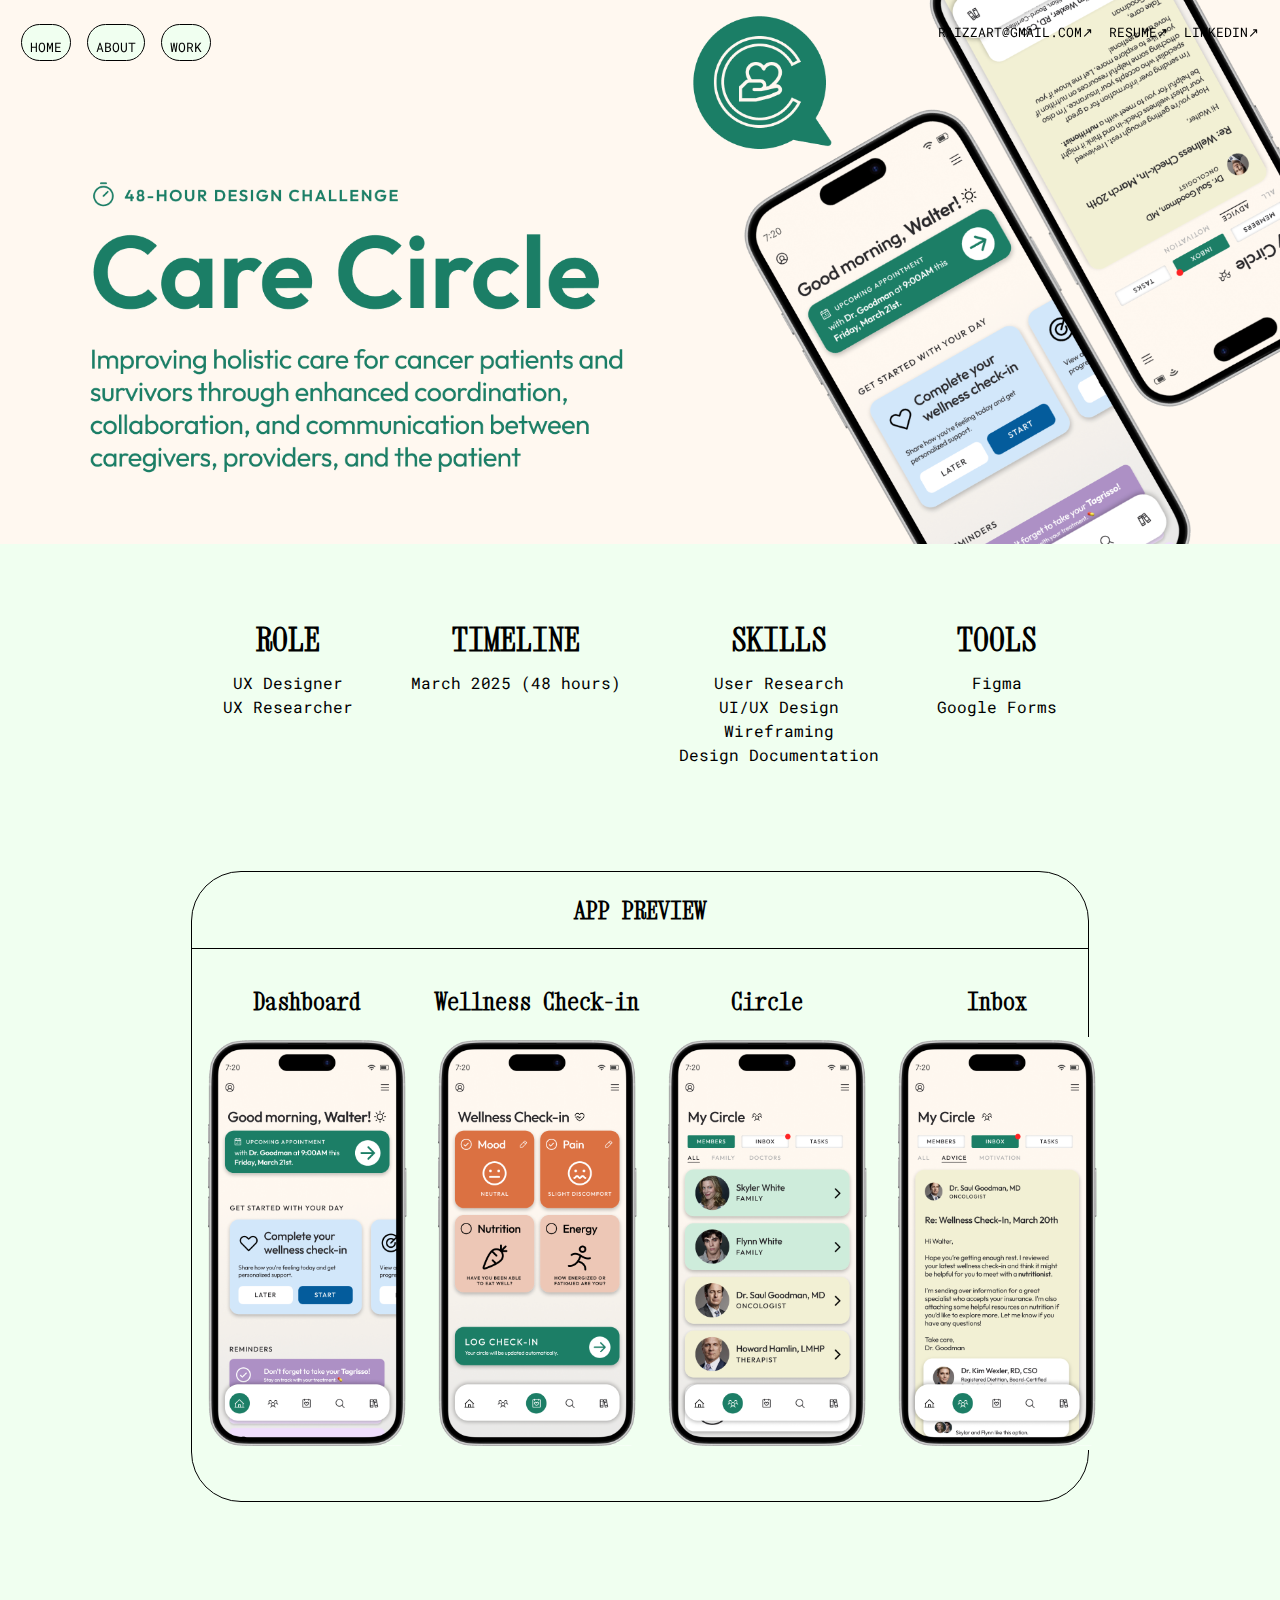
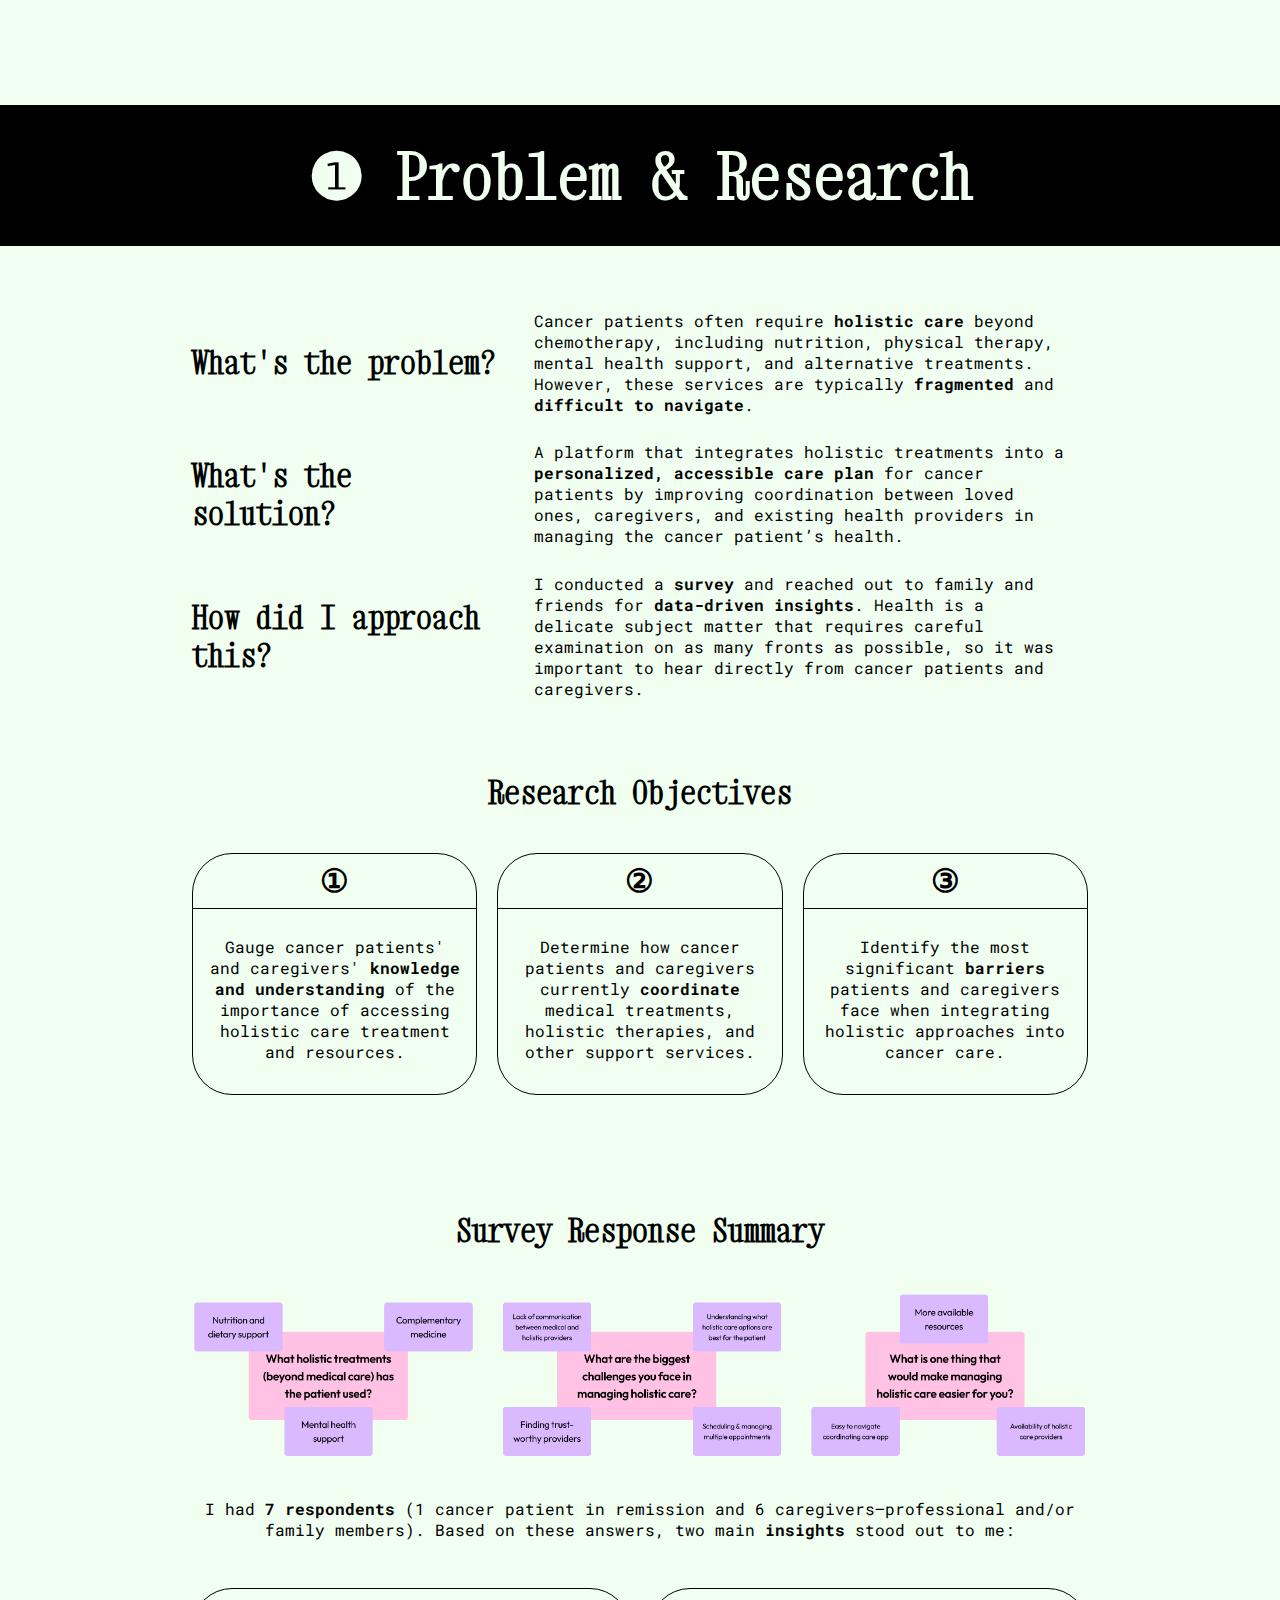
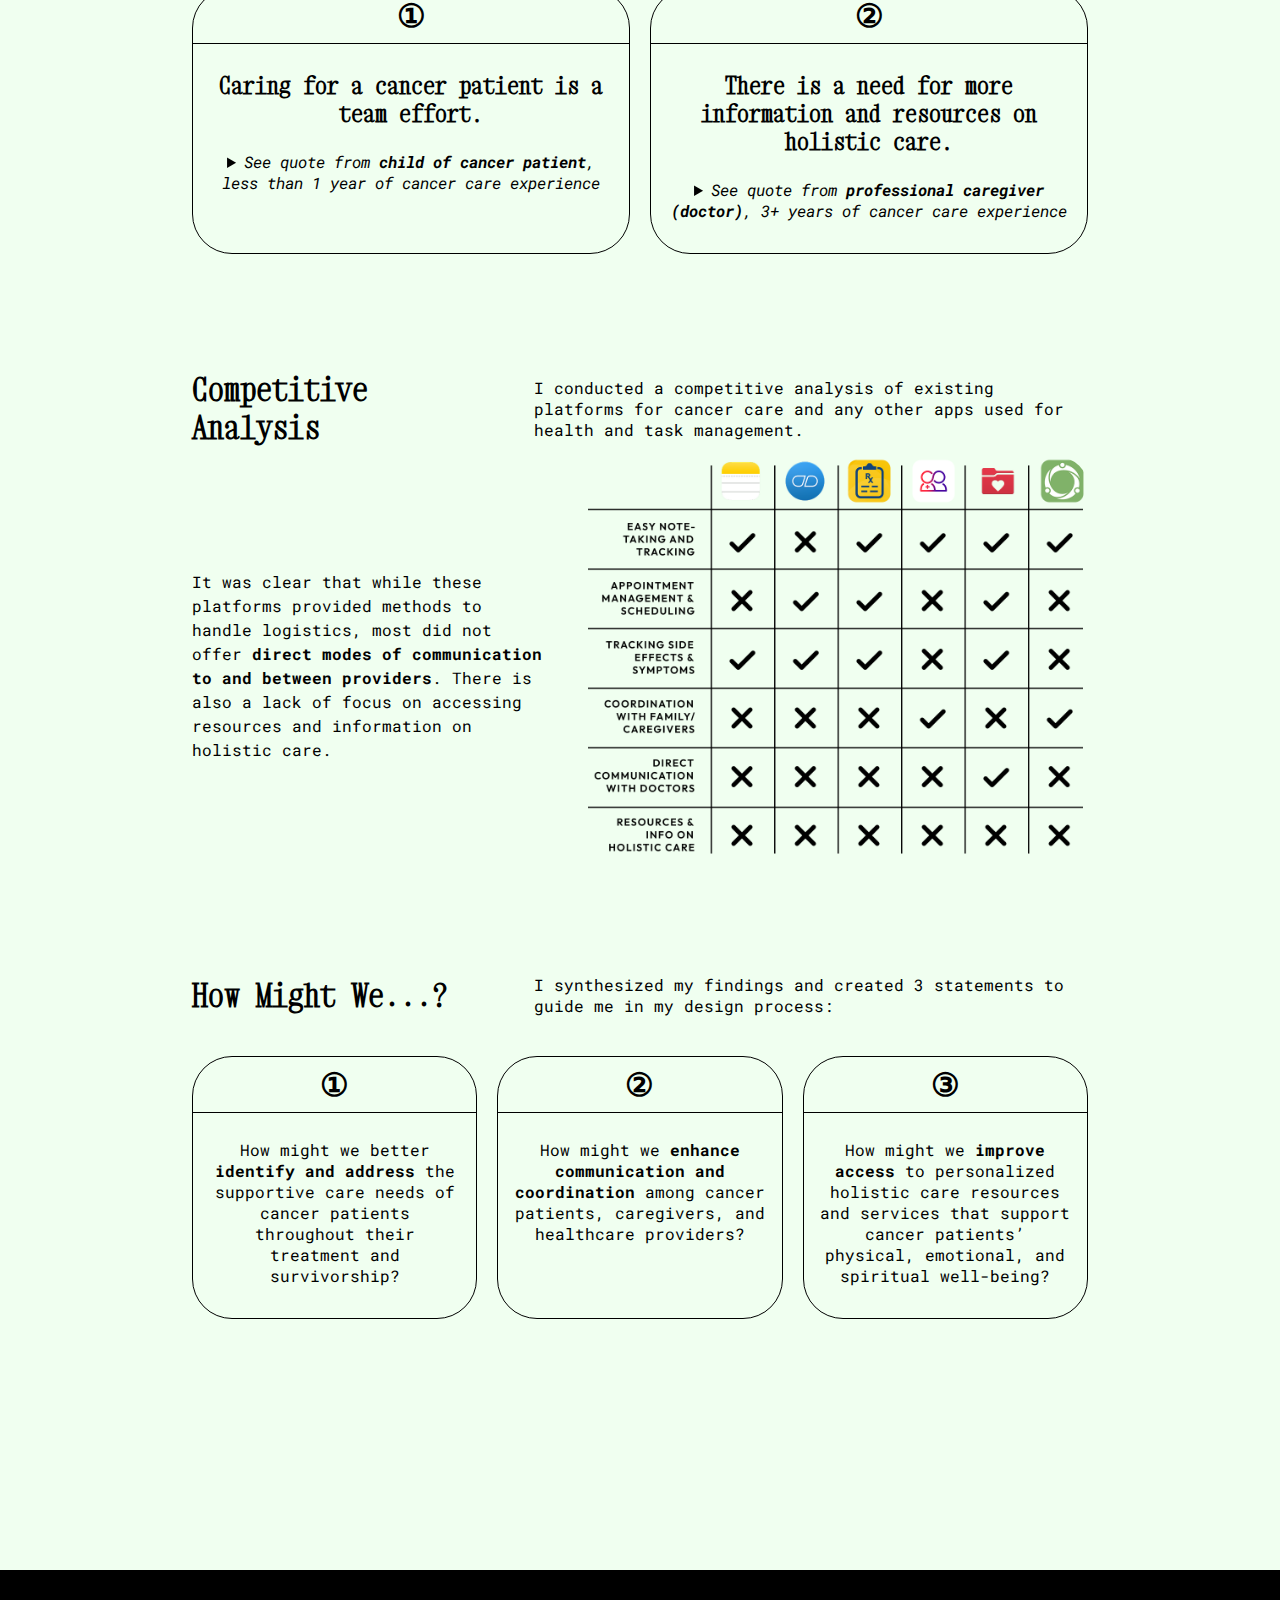
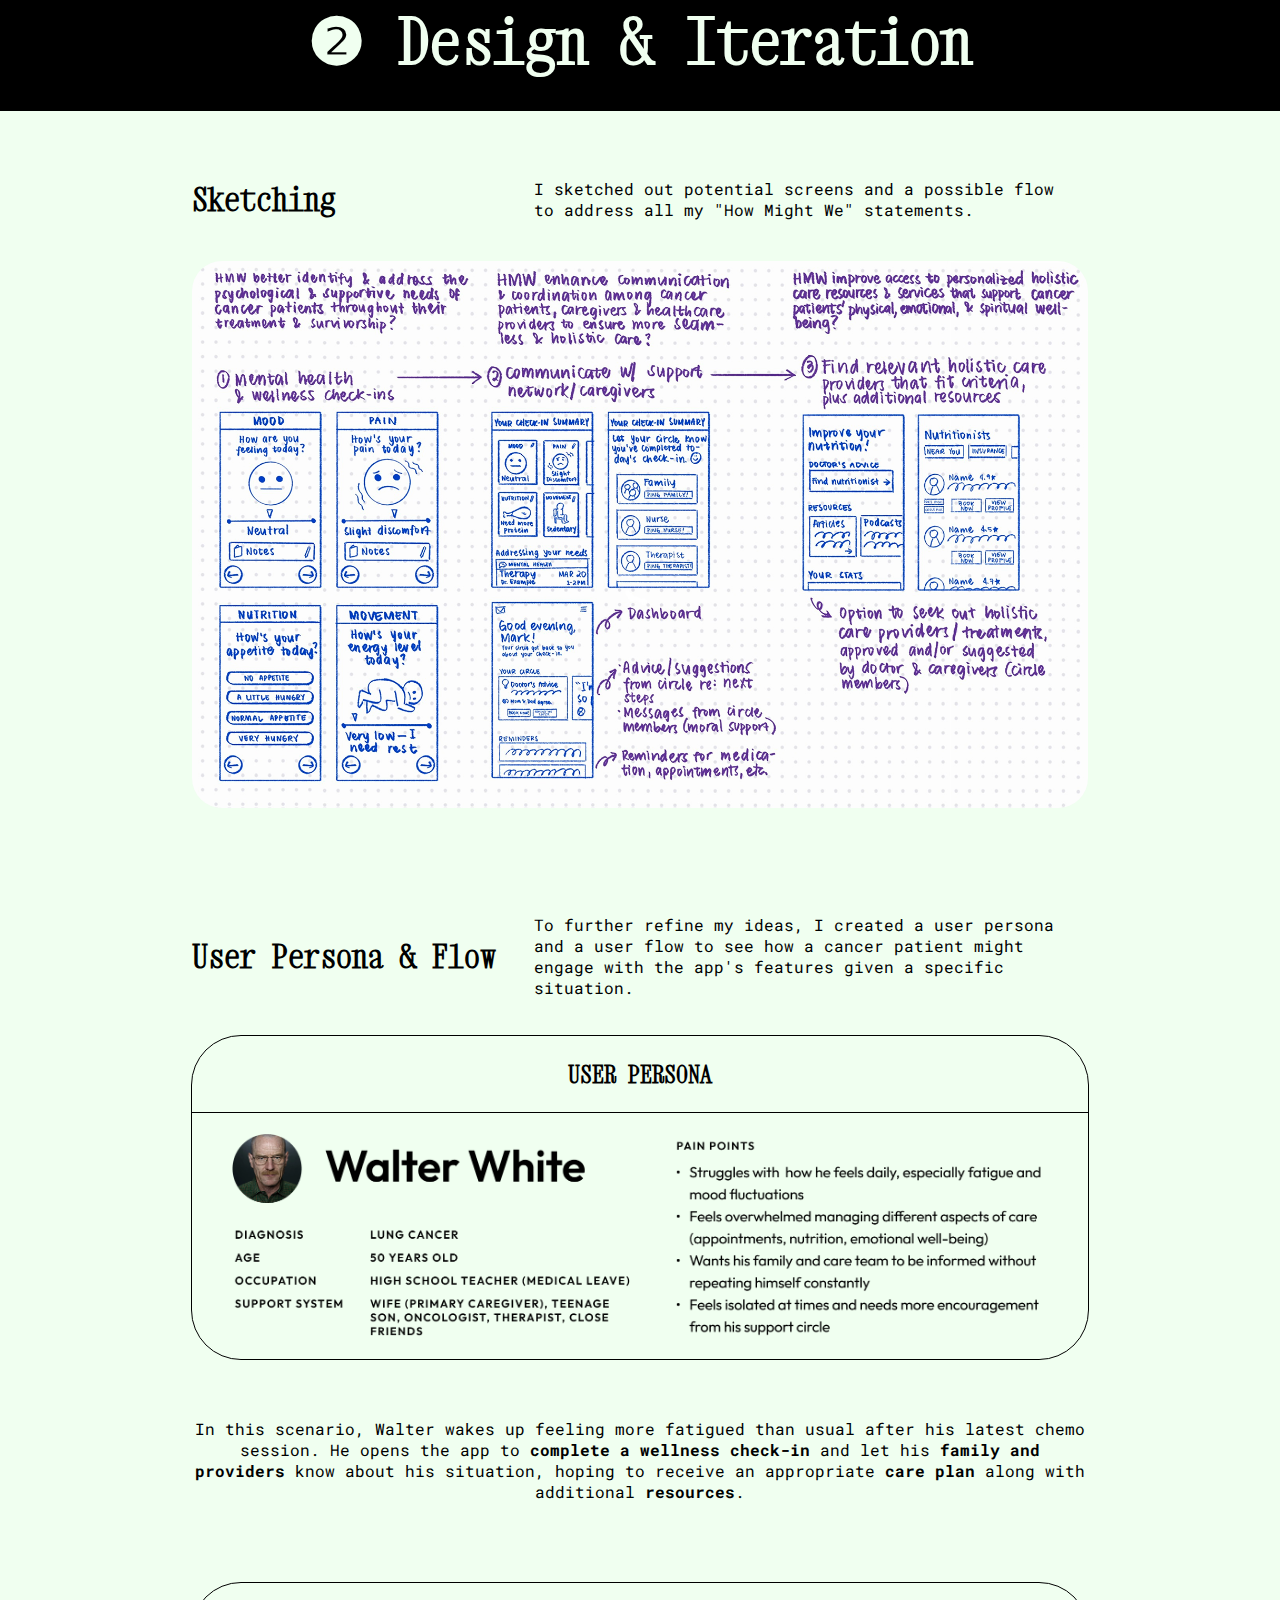
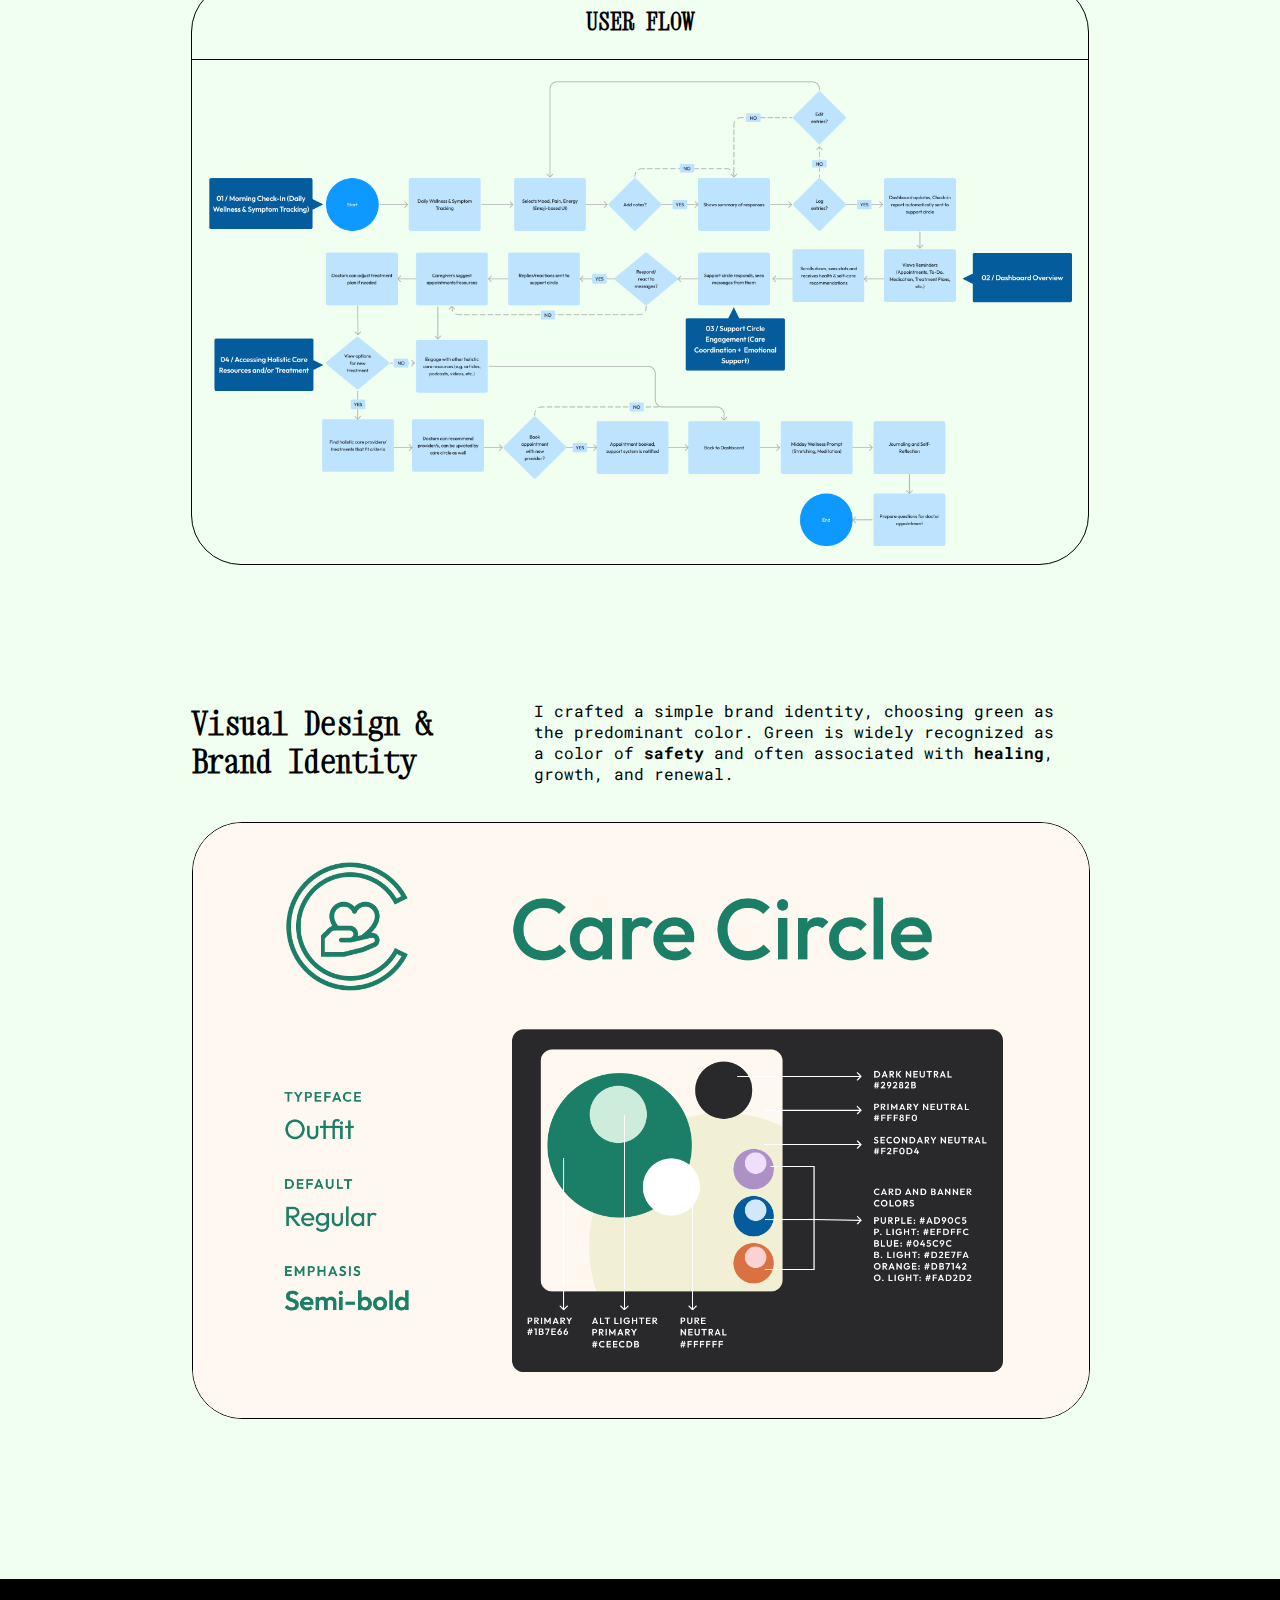
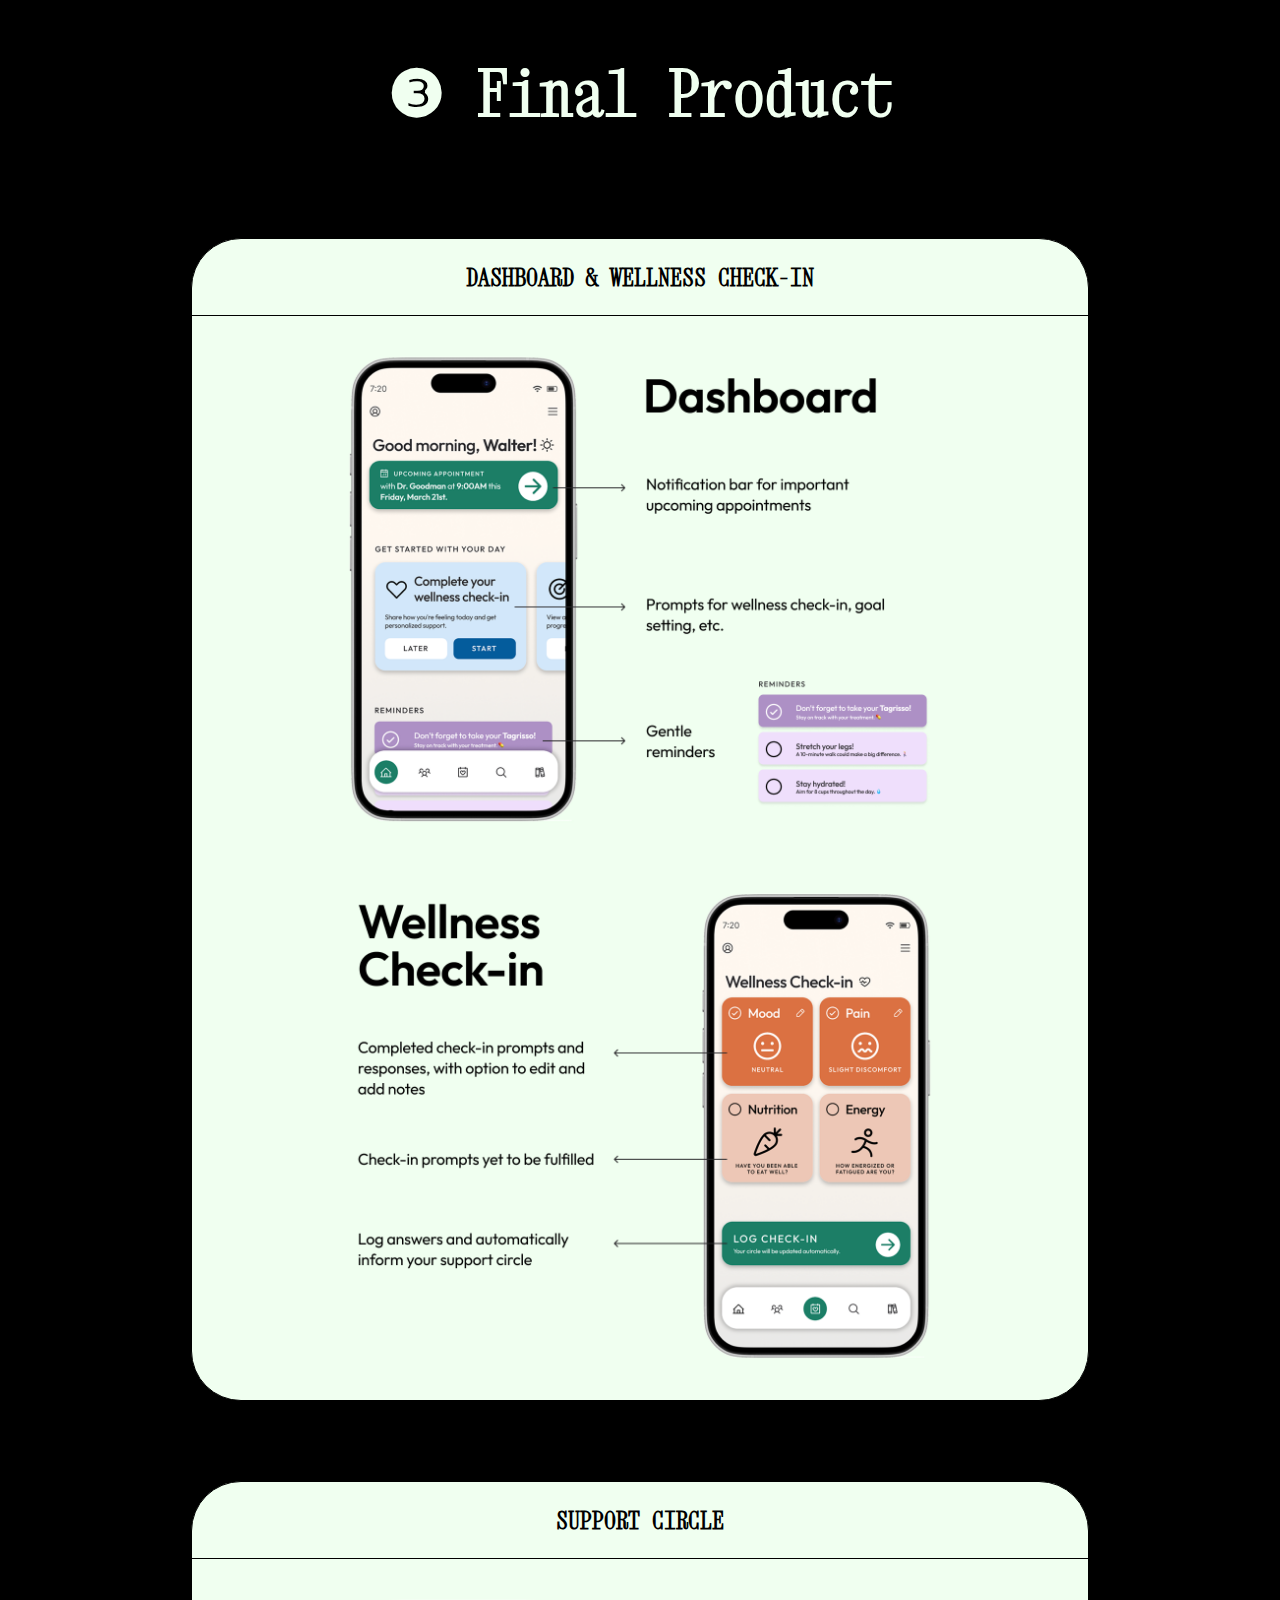
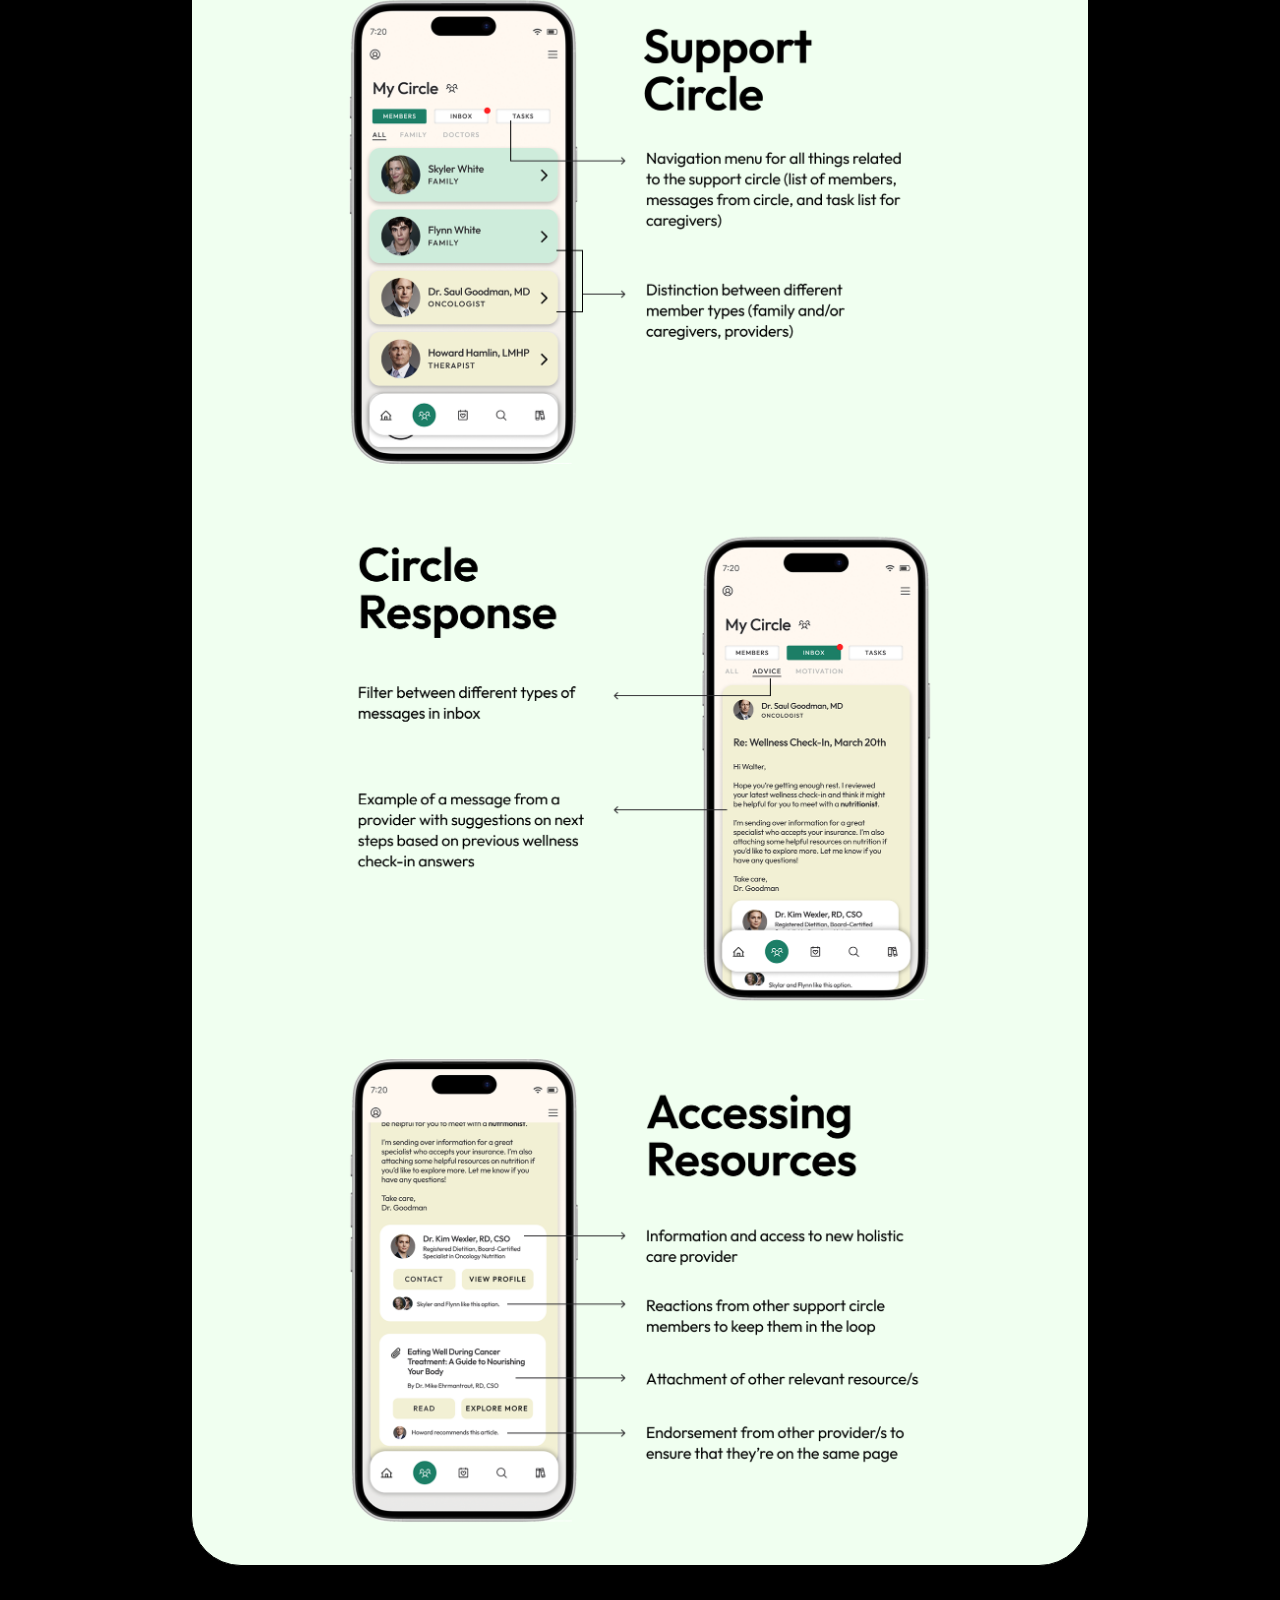
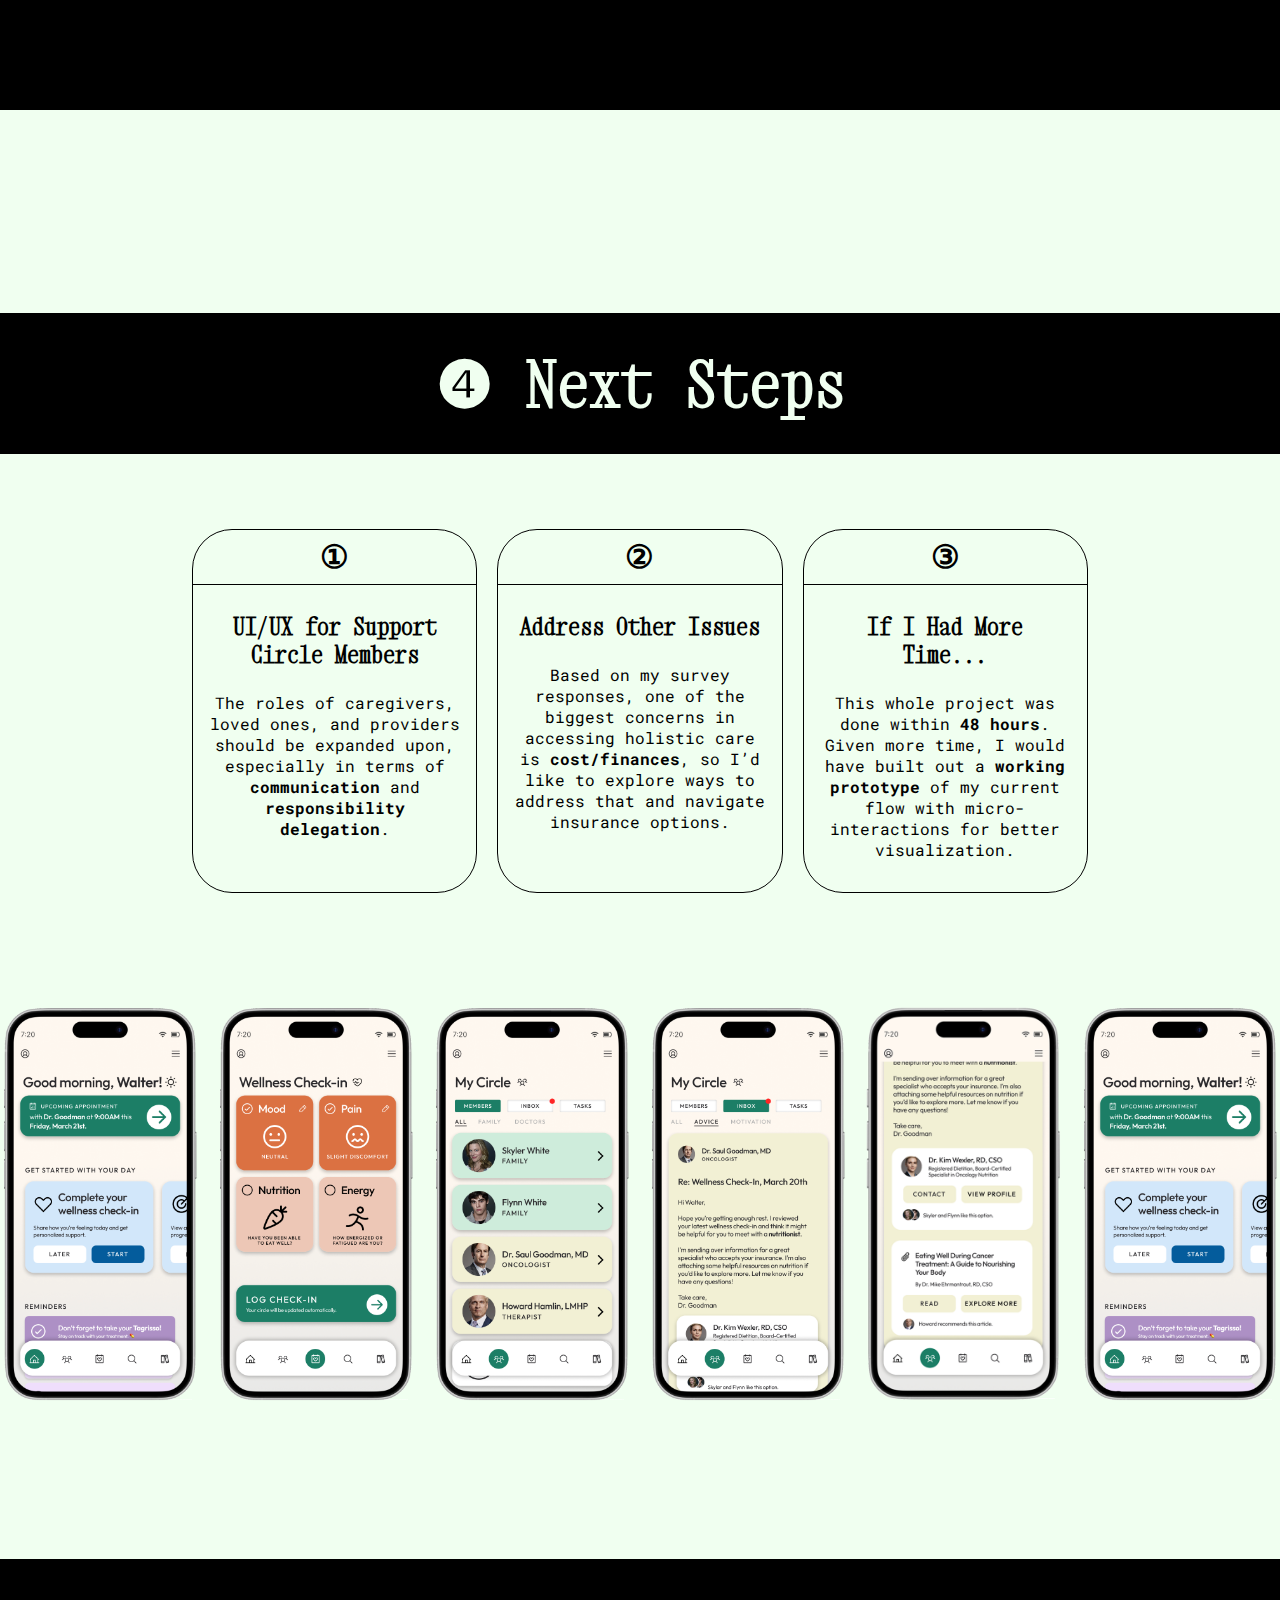
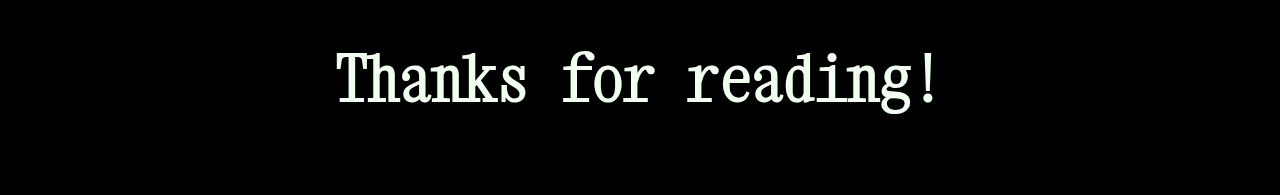
<file: care-circle.html>
<html>
	<head>
		<meta charset="utf-8">
		<meta http-equiv="X-UA-Compatible" content="IE=edge">
		<title>CARE CIRCLE — RICE GALLARDO</title>
		<meta name="description" content="">
		<meta name="viewport" content="width=device-width, initial-scale=1">
		<link rel="icon" type="image/svg+xml" href="assets/favicon.svg">
		<link rel="stylesheet" href="common.css">
		<link rel="stylesheet" href="carecircle.css">

	</head>
	<body>
		<nav>

			<ul id="website-links">
				<li class="link"><a href="index.html">HOME</a></li>
				<li class="link"><a href="about.html">ABOUT</a></li>
				<li class="link dropdown">
					<span class="dropdown-toggle">WORK</span>
					<ul class="dropdown-menu">
						<li id="projectone"><a href="crosstown.html">Crosstown</a></li>
						<li><a href="letterboxd.html">Letterboxd: Collab Lists</a></li>
						<li><a href="care-circle.html">Care Circle</a></li>
						<li><a href="digital-brutalism.html">Digital Brutalism</a></li>
						<li><a href="streetwise.html">Streetwise</a></li>
						<li><a href="nature-republic.html">Sheet Mask Generator</a></li>
					</ul>
				</li>
			</ul>
			<ul id="contact">
				<li class="contact"><a href="mailto:raizzart@gmail.com">RAIZZART@GMAIL.COM↗</a></li>
				<li class="contact"><a href="https://drive.google.com/file/d/10v5H-1GP2CTZBDx7XTmnTPgv0XJYu3FT/view?usp=sharing" target="_blank">RESUME↗</a></li>
				<li class="contact"><a href="https://www.linkedin.com/in/rice-gallardo/" target="_blank">LINKEDIN↗</a></li>
			</ul>
		</nav>

		<p class="link" id="top"><a href="#carecircle-header">BACK TO TOP ↑</a></li>

		<ul id="casestudy-menu">
				<li><a href="#introduction"><span id="zero">⓿</span> Introduction</a></li>
				<li><a href="#problem-and-research">❶ Problem & Research</a></li>
				<li><a href="#design-and-iteration">❷ Design & Iteration</a></li>
				<li><a href="#final-product">❸ Final Product</a></li>
				<li><a href="#next-steps">❹ Next Steps</a></li>
			</ul>

			<header>
				<picture id="carecircle-header">
					<img src="assets/header-carecircle.png">
				</picture>
			</header>

		<main>

		<div class="casestudy" id="introduction">
			<section class="project-details">
				<ul class="project-info">
					<li>
						<h2>ROLE</h2>
						<p>UX Designer</p>
						<p>UX Researcher</p>
					</li>
					<li>
						<h2>TIMELINE</h2>
						<p>March 2025 (48 hours)</p>
					</li>
					<li>
						<h2>SKILLS</h2>
						<p>User Research</p>
						<p>UI/UX Design</p>
						<p>Wireframing</p>
						<p>Design Documentation</p>
					</li>
					<li>
						<h2>TOOLS</h2>
						<p>Figma</p>
						<p>Google Forms</p>
					</li>
				</ul>
			</section>
			
			<section class="app-preview">
				<div class="section-title"><h3>APP PREVIEW</h3></div>
				<div class="table">
					<div class="app-gif">
						<h2>Dashboard</h2>
						<picture>
							<img src="assets/carecircle-1.png">
						</picture>
					</div>
					<div class="app-gif">
						<h2>Wellness Check-in</h2>
						<picture>
							<img src="assets/carecircle-2.png">
						</picture>
					</div>
					<div class="app-gif">
						<h2>Circle</h2>
						<picture>
							<img src="assets/carecircle-3.png">
						</picture>
					</div>
					<div class="app-gif">
						<h2>Inbox</h2>
						<picture>
							<img src="assets/carecircle-4.png">
						</picture>
					</div>
				</div>
			</section>
		</div>

		<div class="casestudy" id="problem-and-research">
			<section class="agenda">
				<h1 id="problem">❶ Problem & Research</h1>
			</section>
		
			<div class="casestudy-part">

			<section class="title">
				<h2>What's the problem?</h2>
				<h4>Cancer patients often require <b>holistic care</b> beyond chemotherapy, including nutrition, physical therapy, mental health support, and alternative treatments. However, these services are typically <b>fragmented</b> and <b>difficult to navigate</b>. </h4>
			</section>

			<section class="title">
				<h2>What's the solution?</h2>
				<h4>A platform that integrates holistic treatments into a <b>personalized, accessible care plan</b> for cancer patients by improving coordination between loved ones, caregivers, and existing health providers in managing the cancer patient’s health.</h4>
			</section>

			<section class="title">
				<h2>How did I approach this?</h2>
				<h4>I conducted a <b>survey</b> and reached out to family and friends for <b>data-driven insights</b>. Health is a delicate subject matter that requires careful examination on as many fronts as possible, so it was important to hear directly from cancer patients and caregivers.</h4>
			</section>

			<br>
			<br>

			<section class="title">
				<h2>Research Objectives</h2>
			</section>

			<section class="insights">
				<section class="text-block">
					<h2>①</h2>
					<p>Gauge cancer patients' and caregivers' <b>knowledge and understanding</b> of the importance of accessing holistic care treatment and resources.</p>
				</section>

				<section class="text-block">
					<h2>②</h2>
					<p>Determine how cancer patients and caregivers currently <b>coordinate</b> medical treatments, holistic therapies, and other support services.</p>
				</section>

				<section class="text-block">
					<h2>③</h2>
					<p>Identify the most significant <b>barriers</b> patients and caregivers face when integrating holistic approaches into cancer care.</p>
				</section>
			</section>

			<br>
			<br>

			<section class="title">
				<h2>Survey Response Summary</h2>
			</section>

			<section class="caption">
				<picture>
					<img src="assets/carecircle-responses.png">
				</picture>
				<br>
				<!-- <p>... and so I gathered my findings and came up with 4 main insights:</p> -->
				<p>I had <b>7 respondents</b> (1 cancer patient in remission and 6 caregivers—professional and/or family members). Based on these answers, two main <b>insights</b> stood out to me: </p>
			</section>

			<section class="insights condensed">
				<section class="text-block">
					<h2>①</h2>
					<h3>Caring for a cancer patient is a team effort.</h3>
					<details>
						<summary><i>See quote from <b>child of cancer patient</b>, less than 1 year of cancer care experience</i></summary>
					<p class="quote">“My mom pretty much is a full-time caregiver for my dad, and she schedules all his appointments. I take care of handling all insurance things. It’s mostly a team effort between us, as well as the staff point of contact we have at the hospital that runs a lot of the paperwork for us.”</p>
					</details>
				</section>

				<section class="text-block">
					<h2>②</h2>
					<h3>There is a need for more information and resources on holistic care.</h3>
					<details>
						<summary><i>See quote from <b>professional caregiver (doctor)</b>, 3+ years of cancer care experience</i></summary>
						<p class="quote">"We came a long way with medical management and treatment of cancer with technological innovation and early detection. Caring for cancer patients undergoing treatment involves multimodal approach to address not only the physical aspect of it but also the psychosocial dimension."</p>
					</details>
				</section>

			</section>

			<br>
			<br>

			<section class="title">
				<h2>Competitive Analysis</h2>
				<h4>I conducted a competitive analysis of existing platforms for cancer care and any other apps used for health and task management.</h4>
			</section>

			<section class="side-caption">
				<p>It was clear that while these platforms provided methods to handle logistics, most did not offer <b>direct modes of communication to and between providers</b>. There is also a lack of focus on accessing resources and information on holistic care.</p>
				<picture class="smaller">
					<img src="assets/carecircle-competitiveanalysis.png">
				</picture>
		
			</section>

			<br>
			<br>

			<section class="title">
				<h2>How Might We...?</h2>
				<h4>I synthesized my findings and created 3 statements to guide me in my design process:</h4>
			</section>

			<section class="insights">
				<section class="text-block">
					<h2>①</h2>
					<p>How might we better <b>identify and address</b> the supportive care needs of cancer patients throughout their treatment and survivorship?</p>
				</section>

				<section class="text-block">
					<h2>②</h2>
					<p>How might we <b>enhance communication and coordination</b> among cancer patients, caregivers, and healthcare providers?</p>
				</section>

				<section class="text-block">
					<h2>③</h2>
					<p>How might we <b>improve access</b> to personalized holistic care resources and services that support cancer patients’ physical, emotional, and spiritual well-being?</p>
				</section>
			</section>
			</div>
		</div>


			<div class="casestudy" id="design-and-iteration">

				<section class="agenda">
					<h1 id="design-iteration">❷ Design & Iteration</h1>
				</section>

				<div class="casestudy-part">

				<section class="title">
					<h2>Sketching</h2>
					<h4>I sketched out potential screens and a possible flow to address all my "How Might We" statements.</h4>
				</section>

				<section class="caption">
					<picture class="smaller">
						<img src="assets/carecircle-sketches.png">
					</picture>
				</section>

				<br>
				<br>
				<br>
				<br>
			

				<section class="title">
					<h2>User Persona & Flow</h2>
					<h4>To further refine my ideas, I created a user persona and a user flow to see how a cancer patient might engage with the app's features given a specific situation.</h4>
				</section>

				<div class="features">
				<section class="app-preview">
					<div class="section-title"><h3>USER PERSONA</h3></div>
					<div class="table">
						<div class="lofi-gif">
							<picture>
								<img src="assets/carecircle-persona.png">
							</picture>
						</div>
					</div>
				</section>

				<section class="single-caption">
					<br>
					<br>
					<p>In this scenario, Walter wakes up feeling more fatigued than usual after his latest chemo session. He opens the app to <b>complete a wellness check-in</b> and let his <b>family and providers</b> know about his situation, hoping to receive an appropriate <b>care plan</b> along with additional <b>resources</b>.</p>
				</section>

				<section class="app-preview">
					<div class="section-title"><h3>USER FLOW</h3></div>
					<div class="table">
						<div class="lofi-gif">
							<picture>
								<img src="assets/carecircle-userflow.png">
							</picture>
						</div>
					</div>
				</section>

			</div>

			<section class="title">
				<h2>Visual Design & Brand Identity</h2>
				<h4>I crafted a simple brand identity, choosing green as the predominant color. Green is widely recognized as a color of <b>safety</b> and often associated with <b>healing</b>, growth, and renewal.</h4>
			</section>

			<section class="caption">
				<picture class="branding-pic">
					<img src="assets/carecircle-brand.png">
				</picture>
			</section>

			</div>
		</div>


		<div class="casestudy" id="final-product">

			<section class="agenda final-product">
				<h1 id="final">❸ Final Product</h1>
			</section>

			<div class="casestudy-part final">

				<div class="features">
					<section class="app-preview">
						<div class="section-title"><h3>DASHBOARD & WELLNESS CHECK-IN</h3></div>
						<div class="table">
							<div class="hi-fi">
								<picture>
									<img src="assets/carecircle-final-1.png">
								</picture>
							</div>
						</div>
					</section>

					<section class="app-preview">
						<div class="section-title"><h3>SUPPORT CIRCLE</h3></div>
						<div class="table">
							<div class="hi-fi">
								<picture>
									<img src="assets/carecircle-final-2.png">
								</picture>
							</div>
						</div>
					</section>
	
				</div>
		</div>
		</div>

		<div class="casestudy" id="next-steps">

			<section class="agenda">
				<h1 id="design-iteration">❹ Next Steps</h1>
			</section>

			<div class="casestudy-part">

				<section class="insights">
					<section class="text-block">
						<h2>①</h2>
						<h3>UI/UX for Support Circle Members</h3>
						<p>The roles of caregivers, loved ones, and providers should be expanded upon, especially in terms of <b>communication</b> and <b>responsibility delegation</b>.</p>
					</section>
	
					<section class="text-block">
						<h2>②</h2>
						<h3>Address Other Issues</h3>
						<p>Based on my survey responses, one of the biggest concerns in accessing holistic care is <b>cost/finances</b>, so I’d like to explore ways to address that and navigate insurance options.</p>
					</section>
	
					<section class="text-block">
						<h2>③</h2>
						<h3>If I Had More Time...</h3>
						<p>This whole project was done within <b>48 hours</b>. Given more time, I would have built out a <b>working prototype</b> of my current flow with micro-interactions for better visualization.</p>
					</section>
	
				</section>

				<section class="gif-marquee">
					<div class="marquee-content">
					<picture class="final-screen">
						<img src="assets/carecircle-1.png">
					</picture>
					<picture class="final-screen">
						<img src="assets/carecircle-2.png">
					</picture><picture class="final-screen">
						<img src="assets/carecircle-3.png">
					</picture><picture class="final-screen">
						<img src="assets/carecircle-4.png">
					</picture><picture class="final-screen">
						<img src="assets/carecircle-5.png">
					</picture>
					<picture class="final-screen">
						<img src="assets/carecircle-1.png">
					</picture>
					<picture class="final-screen">
						<img src="assets/carecircle-2.png">
					</picture><picture class="final-screen">
						<img src="assets/carecircle-3.png">
					</picture><picture class="final-screen">
						<img src="assets/carecircle-4.png">
					</picture><picture class="final-screen">
						<img src="assets/carecircle-5.png">
					</picture>
					<picture class="final-screen">
						<img src="assets/carecircle-1.png">
					</picture>
					<picture class="final-screen">
						<img src="assets/carecircle-2.png">
					</picture><picture class="final-screen">
						<img src="assets/carecircle-3.png">
					</picture><picture class="final-screen">
						<img src="assets/carecircle-4.png">
					</picture><picture class="final-screen">
						<img src="assets/carecircle-5.png">
					</picture>
				
					</div>
				</section>

			</div>
		</div>
	
		<h1 class="thanks">Thanks for reading!</h1>
		</main>



		
		<script src="casestudy.js" async defer></script>
	</body>
</html>
</file>
<file: common.css>
@import url('https://fonts.googleapis.com/css2?family=Roboto+Mono:ital,wght@0,100..700;1,100..700&family=Xanh+Mono:ital@0;1&display=swap');

:root {

	/* Colors */
	--color-background: #F6F0E5; 
	/* --color-background:  #CFFFF6; */ 
	--color-green:  #047C6E;
	--color-purple: #6495ED;
	--color-lightgreen: #F0FFF0;

	/* Fonts */
	/* --body-font: "Quicksand", sans-serif; */
	--body-font: "Roboto Mono", monospace;
	--body-font-weight: 500;
	--body-font-style: normal;
	--title-font:  "Xanh Mono", monospace;
	--title-font-weight: 500;
	--title-font-style: normal;

  	/* Other */
	 --border-style: 1.5px solid #000;

  /* --border-style: 2px dashed black;
  --transition: 0.3s ease-in-out;   */
}

.xanh-mono-regular {
	font-family: "Xanh Mono", monospace;
	font-weight: 400;
	font-style: normal;
  }
  
  .xanh-mono-regular-italic {
	font-family: "Xanh Mono", monospace;
	font-weight: 400;
	font-style: italic;
  }
  


body {
	background-color: var(--color-lightgreen);
	display: flex;
	flex-direction: column;
	overflow-y: hidden;
	font-size: 1rem;
	font-family: var(--body-font);
	font-optical-sizing: auto;
	font-style: normal;
}

::selection {
	background: black;
	color: var(--color-lightgreen);
  }

  a:-webkit-any-link {
    cursor: pointer;
    text-decoration: none;
}

a {
	text-decoration: none;
	color: black;
}

.contact{
	color: black;
	text-decoration: none;
}

.contact a:hover{
	font-style: italic;
	text-decoration: underline;
	color: black;
}

/* .link:hover{
	color: var(--color-lightgreen);
} */

	nav {
		padding-top: 1rem;
		height: 5vh;
		margin-left: 1rem;
		/* margin-top: 0.5rem; */
		font-size: 0.8rem;
		max-width: 100%;
		display: flex;
		justify-content: space-between;
	}

	ul {
		list-style-type: none;
		margin: 0;
		padding: 0;
		display: flex;
		text-align: center;
	} 

	ul .link {
		display: flex;
		margin-right: 1rem;
		border:	1.5px solid #000;
		text-align: center;
		line-height: 5vh;
		height: 35px;
		border-radius: 50px;
		padding-left: 0.5rem;
		padding-right: 0.5rem;
		background-color: var(--color-lightgreen);
	}

	ul .link:hover{
		background-color: black;
		color: var(--color-lightgreen);
		cursor: pointer;
	}

	ul a:hover{
		color: var(--color-lightgreen);
	}

	ul .contact{
		margin-right: 1rem;
	}


	.dropdown-menu {
		list-style: none;
		position: absolute;
		display: flex;
		flex-direction: column;
		top: 55px;
		z-index: 1000;
		opacity: 0;
		/* top: 100%;
		left: 0; */
		border: 1.5px solid #000;
		border-radius: 30px;
		padding: 0;
		margin: 0;
		width: max-content;
		background: var(--color-lightgreen);
	}
	

	.dropdown-menu li {
		/* padding: 0.5rem; */
		padding-right: 0.5rem;
		padding-left: 0.5rem;
	}
	
	.dropdown-menu li a {
		text-decoration: none;
		color: black;
		/* display: block; */
	}
	

	.dropdown-menu li a:hover {
		color: var(--color-lightgreen);
	}

	.dropdown-menu li:hover {
		background-color: black;
		color: var(--color-lightgreen);
		cursor: pointer;
	}


	.dropdown-menu li:first-child:hover {
		border-top-left-radius: 20px;
		border-top-right-radius: 20px;
	}
	
	.dropdown-menu li:last-child:hover {
		border-bottom-left-radius: 20px;
		border-bottom-right-radius: 20px;
	}
	
		


main {
	height: 85vh;
	display: flex;
	align-items: center;
}

footer{
	height: 10vh;
	margin-left: 1rem;
	font-size: 0.6rem;
}


/* SVG */


.cls-1 {
	stroke-width: 2px;
}

.cls-1, .cls-2, .cls-3 {
	fill: var(--color-lightgreen);
	stroke: #000;
}

.cls-1, .cls-3 {
	stroke-miterlimit: 10;
}

.cls-2 {
	stroke-width: 5px;
}

.cls-3 {
	stroke-width: 6px;
}

.cls-4 {
	stroke-width: 0px;
}

.cls-4:hover, .cls-2:hover {
	transform-origin: center;
  }


/* ME */
#rice {
	display: flex;
	margin: 1rem;
	width: 20vw;
	flex-direction: column;
	align-items: center;  
	justify-content: center;
}

#icon{	
	cursor: pointer;
}

#description {
	font-size: 0.7rem;
	display: flex;
	flex-direction: column;
}

#description p:nth-child(2){
	padding-top: 3rem;
	text-align: center;
}

#description p:nth-child(3){
	text-align: center;
	margin-top: -3rem;
}

#toggleDoodles, #reset{
	cursor: alias;
}

#toggleDoodles:hover, #reset:hover{
	font-style: italic;
	text-decoration: underline;
}


#changing-text {
	transition: opacity 0.5s ease-in-out;
	font-optical-sizing: auto;
	font-weight: 700;
	stroke: 1px;
}
  .fade-out {
	opacity: 0;
  }


/* random icons */
.draggable {
    width: 120px; 
    height: auto;
    cursor: grab;
	z-index: 1000;
	-webkit-filter: drop-shadow(5px 5px 5px 	#3b3b3b);
	filter: drop-shadow(5px 5px 5px 	#3b3b3b);
  }
</file>
<file: carecircle.css>
html{
	scroll-behavior: smooth;
}

body{
	width: 100%;
	display: flex;
	align-items: center;
	overflow-x: hidden;
	overflow-y: auto;
}

nav {
	position: fixed;
	width: 98%;
	padding-left: 5rem;
	padding-right: 6rem;
}

.dropdown-menu {
	top: 45px;
}

ul .contact a{
	color: black;
}


#top {
    position: fixed;
    bottom: 20px;
    left: 20px;
    background-color: var(--color-lightgreen);
    padding: 10px 15px;
    border-radius: 20px;
    font-size: 0.8rem;
    border: 1.5px solid #000;
    text-align: center;
    opacity: 0;
    transition: opacity 0.3s ease-in-out;
	z-index: 1000;
}

#top:hover{
	cursor: pointer;
	background: black;
}

#top a:hover{
	color: var(--color-lightgreen);
}

body.scrolled #top {
    opacity: 1;
    pointer-events: auto;
}

body.scrolled .casestudy-menu {
    opacity: 1;
    pointer-events: auto;
}

#introduction{
	margin-top: 3rem;
}

.divider{
	margin-bottom: -5rem;
}

.agenda{
	display: flex;
	align-items: center;
	justify-content: center;
	text-align: center;
}

#casestudy-menu {
	list-style: none;
	position: fixed;
	right: 20px;
	display: flex;
	flex-direction: column;
	top: 40vh;
	z-index: 1000;
	/* top: 100%;
	left: 0; */
	border: 1.5px solid #000;
	border-radius: 20px;
	width: max-content;
	background: var(--color-lightgreen);
	font-size: 0.8rem;
	transition: opacity 0.3s ease-in-out;
	opacity: 0; 
	text-align: left;
}


#casestudy-menu li {
	padding: 0.7rem;
}

#casestudy-menu li a {
	text-decoration: none;
	color: black;
	opacity: 0.5;
	/* display: block; */
}

#casestudy-menu  li:hover a {
	color: var(--color-lightgreen);
	cursor: pointer;
	opacity: 1;
}

#casestudy-menu  li:hover {
	background: black;
	color: var(--color-lightgreen);
	opacity: 1;
	cursor: pointer;
}

#casestudy-menu li:first-child:hover {
	border-top-left-radius: 18px;
	border-top-right-radius: 18px;
}

#casestudy-menu  li:last-child:hover {
	border-bottom-left-radius: 18px;
	border-bottom-right-radius: 18px;
}


#casestudy-menu li a.active {
    font-weight: 700;
	opacity: 1;
}

#zero{
	font-size: 0.6rem;
}


#introduction{
	height: auto;
}



/* .top {
    display: flex;
    position: sticky;
    border: 1.5px solid #000;
    text-align: center;
    line-height: 2vh;
    border-radius: 50px;
    padding: 0.5rem;
    background-color: var(--color-lightgreen);
    font-size: 0.7rem;
    transition: bottom 0.3s ease-in-out; 
	top: 100vh;
} */

#top{
	scroll-behavior: smooth;
}

main{
	margin: 0.5rem;
	display: flex;
	align-items: center;
	/* max-width: 70vw; */
	height: 95vh;
	padding-right: 1rem;
	flex-direction: column;
	gap: 10rem;
}

header{
	display: flex;
	align-items: center;
	flex-direction: column;
	/* margin-top: 3rem; */
	max-width:101vw;
	margin-left: -1rem;
}

picture{
	width: 100%;
	/* margin-left: -1rem; */
	margin-top: -1rem;
}

header img{
	/* border-radius: 50px; */
	width: 101%;
	margin-top: 0.5rem;
	display: flex;
	align-items: center;
	justify-content: center;
	/* height: 100vh; */
}


/* 
main .divider:nth-child(2){
	margin-top: -20rem;
	margin-bottom: 5rem;
} */

.title{
	/* margin-top: 3rem; */
	display: flex;
	flex-direction: row;
	justify-content: space-between;
	align-items: center;
	/* border: var(--border-style);
	border-radius: 50px; */
	margin-bottom: -1rem;
	/* margin-top: 2rem; */
}

h1{
	font-family: var(--title-font);
	font-size: 4rem;
	/* padding-left: 2rem; */
	background: black;
	width: 100vw;
	padding: 2rem;
	color: var(--color-lightgreen);
	text-align: center;
}



.casestudy-part{
	display: flex;
	flex-direction: column;
	width: 70vw;
	justify-items: center;
	align-items: center;
	margin: 0 auto;
}

h4{
	font-weight: 400;
	max-width: 60%;
	margin-left: 2rem;
	font-size: 1rem;
	padding-right: 1rem;

}

.project-details{
	width: 100%;
	/* border: var(--border-style);
	border-radius: 50px; */
	/* margin-top: -1rem; */
}

.project-info{
	display: flex;
	justify-content: space-between;
	flex-direction: row;
	padding-left: 2rem;
	padding-right: 2rem;
	padding-bottom: 1rem;
}

h2 {
	font-family: var(--title-font);
	font-size: 2rem;

}

.project-info p{
	line-height: 0.5;
}

.project-info li{
	line-height: 0.8;
}

.app-preview {
    display: flex;
    flex-direction: column;
	width: 70vw;
	justify-content: space-between; 
	/* border: var(--border-style);
    border-radius: 50px; */
	margin-top: 5rem;
	border: var(--border-style);
    border-radius: 50px; 
	/* align-items: center; */
	justify-items: center;
	/* margin-bottom: 5rem; */
	background-color: var(--color-lightgreen);
}


.section-title{
	border-bottom: var(--border-style);
	text-align: center;

}

.section-title h3{
	font-family: var(--title-font);
	/* margin-left: 3rem; */
	font-size: 1.5rem;
}

.table{
	display: flex;
    flex-direction: row;
	width: 100%;
	align-items: center;
	justify-content: space-evenly; 
}

.app-gif {
	flex: 0 0 auto; 
    /* text-align: center; */
    height: 520px;
    width: 230px;
    overflow: hidden;
    display: flex;
    flex-direction: column;
    align-items: center;
	justify-content: space-evenly; 
	padding-bottom: 2rem;

}

.app-gif h2{
	font-size: 1.5rem;
}

.app-gif img {
    /* max-width: 100%; */
	max-width: 100%; 
    max-height: 100%; 
    object-fit: cover;
	justify-items: center;

}

.app-gif picture{
	width: 90%;
}

.caption{
	width: 70vw;
	display: flex;
	flex-direction: column;
	align-items: center;
	justify-items: center;
}

.single-caption{
	text-align: center;
}

.caption img{
	max-width: 100%;
	margin-top: 3rem;
}

.caption p{
	font-size: 1rem;
	text-align: center;
}

.insights {
	display: flex;
	flex-direction: row;
	justify-content: space-evenly;
	/* align-items: center;  */
	gap: 20px; 
	width: 70vw; 
	margin-top: 2rem;
	margin-bottom: 3rem;
}

.text-block{
	border: var(--border-style);
	border-radius: 40px;
	width: 400px;
}

.text-block h2{
	display: flex;
	justify-content: center;
	text-align: center;
	border-bottom: var(--border-style);
	margin-top: -0.05rem;
	padding: 0.5rem;
	height: auto;
}

details{
	margin: 1rem;
	cursor: pointer;
	text-align: center;
}

summary{
	margin-bottom: 1rem;
}

.quote{
	font-size: 0.8rem;
}

.insights h3{
	/* display: flex; */
	width: auto;
	font-family: var(--title-font);
	/* height: 50%; */
	padding-left: 1rem;
	padding-right: 1rem;
	font-size: 1.5rem;
	/* align-items: center; */
	justify-items: center;
	text-align: center;
}

.insights p{
	margin-top: -1rem;
	padding: 1rem;
	text-align: center;
}


.condensed{
	width: 70vw;
	/* height: 500px; */
}

.condensed .text-block{
	width: 100%;
}

.caption h2{
	text-align: center;
	margin-top: 5rem;
	margin-bottom: 5rem;
}

.side-caption {
	margin: 1rem;
    display: flex;
    align-items: center; /* Align items vertically */
    justify-content: space-between; /* Ensure even spacing */
    gap: 2rem; /* Adjust spacing between image and text */
    width: 100%;
	margin-bottom: 3rem;
}

.side-caption .smaller {
    max-width: 70%; /* Limit the image container width */
    display: flex;
    justify-content: center;

}

.smaller img {
    width: 100%; /* Ensure the image scales within its container */
    height: auto; /* Maintain aspect ratio */
	border-radius: 30px;
}

.side-caption p {
    max-width: 40%; /* Ensure text doesn't take full width */
    font-size: 1rem; /* Adjust font size if needed */
    line-height: 1.5; /* Improve readability */
}


.grid-insights {
	display: grid;
	grid-column-gap: 1rem;
	grid-row-gap: 1rem;
	align-items: center;
	width: 70vw;
	text-align: center;
	margin-top: 1rem;
	margin-bottom: 7rem;
}

	.block1 { 
		grid-area: 1 / 1 / 2 / 2; 
		display: flex;
		height: 10rem;
		border: var(--border-style);
		border-radius: 50px;
		justify-content: center;
		align-items: center;
	}
	
	.block2 { 
		grid-area: 1 / 2 / 2 / 3; 
		display: flex;
		height: 10rem;
		border: var(--border-style);
		border-radius: 50px;
		justify-content: center;
		align-items: center;
	}

	.block3 { 
		grid-area: 1 / 3 / 2 / 4; 
		display: flex;
		height: 10rem;
		border: var(--border-style);
		border-radius: 50px;
		justify-content: center;
		align-items: center;
	}

	.block4 { grid-area: 2 / 1 / 3 / 2; 
		display: flex;
		height: 10rem;
		border: var(--border-style);
		border-radius: 50px;
		justify-content: center;
		align-items: center;
	}

	.block5 { 
		grid-area: 2 / 2 / 3 / 3;
		display: flex;
		height: 10rem;
		border: var(--border-style);
		border-radius: 50px;
		justify-content: center;
		align-items: center;
	}
	
	.block6 { 
		grid-area: 2 / 3 / 3 / 4;
		display: flex;
		height: 10rem;
		border: var(--border-style);
		border-radius: 50px;
		justify-content: center;
		align-items: center;
	}

	.block h3{
		font-family: var(--title-font);
		padding: 2rem;
		font-size: 1.5rem;
	}

	.hi-fi {
		display: flex;
		justify-content: center; /* Centers the image horizontally */
		align-items: center; /* Centers the image vertically (if height is defined) */
		width: 100%; /* Ensures it takes full width */
	}
	
	.hi-fi picture {
		display: flex;
		justify-content: center; /* Centers the image inside */
	}
	
	.hi-fi img {
		max-width: 80%; /* Ensures the image scales within its container */
		height: auto; /* Keeps the aspect ratio */
		margin-top: 1rem;
	}

	.lofi-gif img{
		border-radius: 50px;
		width: 69vw;
	}

.features{
	margin-top: -3rem;
	margin-bottom: 7rem;
}

.lofi-caption{
	/* margin-top: -3rem; */
	font-size: 1rem;
}

.branding-pic img{
	border-radius: 50px;
	width: 70vw;
	border: var(--border-style);
}


.app-final{
	margin-top:0;
	/* border-color: var(--color-lightgreen); */
	/* color: var(--color-lightgreen); */
	background-color: var(--color-lightgreen);
	margin-bottom: 3rem;
}

#final-product{
background-color: black;
padding-bottom: 2rem;
}

.stack{
	display:flex;
	flex-direction: column;
	margin-top: 1rem;
}


.screen{
	display: flex;
	/* gap: 1rem; */
	justify-items: space-evenly;
	/* justify-content: center; */
	align-items: center;
	margin-bottom: 2rem;
}

.screenz{
	display: flex;
	gap: 1rem;
	margin-left: 1rem;
	margin-right: 1rem;
}

.final-screen {
	/* height: 20%; */
	margin-top: 1rem;
	display: flex;
	/* justify-items: center; */
	width: auto;
}

.final-screen img{
	width: 250px;
	margin: 0; 
}

.app-description{
	margin: 2rem;
}

.app-description p{
	line-height: 1.3rem;
}


.gif-marquee {
	display: flex;
	overflow: hidden;
	white-space: nowrap;
	width: 100vw;
	position: relative;
	margin-top: 3rem;
	margin-bottom: -3rem;
	z-index: -10;
  }
  
  .gif-marquee .marquee-content {
	display: flex;
	gap: 1rem; /* Adjust spacing between images */
	animation: marquee 20s linear infinite;
  }
  
  .gif-marquee .marquee-content img {
	width: 200px; /* Adjust size */
	height: auto;
  }
  
  @keyframes marquee {
	from {
	  transform: translateX(0);
	}
	to {
	  transform: translateX(-50%);
	}
  }
  
  /* Duplicate the content to create a seamless infinite effect */
  .gif-marquee .marquee-content {
	display: flex;
	animation: marquee 50s linear infinite;
	width: max-content;
  }

  .thanks{
	padding: 5rem;
  }
  

  #overlay-nav, #menu-toggle{
	display: hide;
  }



@media (max-width: 600px) {

	body{
		margin: 0;
	}

	html{
		overflow-x: hidden;
		scroll-behavior: smooth;

	}

	header picture{
		margin-top: 3rem;
		width: 130%;
	}

	main{
		padding-right: 0;
	}

	#introduction {
		margin-top: 1rem;
		display: flex;
		flex-direction: column;
		align-items: center;
	}

	.project-details {
		/* transform: scale(0.7); */
		max-width: 85vw;
	/* margin: 1rem; */
	}

	.project-info{
		padding-left: 0;
		padding-right: 0;
	}

	.project-info li {
    line-height: 1;
	}	

	.project-info h2 {
    font-size: 1.2rem;
	}	

	.project-info p {
    line-height: 1.3;
	 font-size: 0.7rem;
    }

	.app-preview{
		margin-top: 1rem;
		width: 95vw;
		/* width: 60%; */
	}

	.table {
		display: grid;
		grid-template-columns: repeat(2, 1fr); 
		grid-template-rows: repeat(2, auto); 
		/* margin: 1rem;  */
		transform: scale(0.95);
		margin-top: -0.5rem;
	}

	.app-gif{
		height: auto;
		width: auto;
		padding-bottom: 1rem;
	}

	.app-gif h2{
		font-size: 1.2rem;
		padding-bottom: 1rem;
	}

	h1{
		font-size: 2rem;
	}

	.casestudy-part {
		width: auto;
	}

	.title{
		flex-direction: column;
	}

	.title h2{
		width: 90vw;
		text-align: center;
	}


	h2{
		font-size: 1.5rem;
	}

	h4{
		margin-top: 0;
		font-size: 0.8rem;
	}

	#casestudy-menu {
	list-style: none;
	position: fixed;
	width: 100vw;
	top: 0;
	left: 0;
	z-index: 1000;
	display: flex;
	flex-direction: row;
	justify-content: center;
	width: 100%;
	border: none;
	border-bottom: 1.5px solid #000;
	background: var(--color-lightgreen);
	text-align: center;
	opacity: 1;
	transition: none;
	border-radius: 0;
}


#casestudy-menu li {
  font-size: 0.6rem;
  flex: 1;
  display: flex;
  justify-content: center;
  align-items: center;
}

#casestudy-menu li a {
  display: flex;
  flex-direction: column; /* put number and label in a column */
  align-items: center;
  justify-content: center;
  width: 100%;
  /* padding: 0.5rem; */
  text-decoration: none;
  /* color: black; */
}

 #casestudy-menu li a {
	opacity: 1;
	font-weight: 700;
 }

	#casestudy-menu li p{
		margin-top: -0.05rem;
	}

	#zero{
	font-size: 0.5rem;
	}	

	.caption picture{
	width: 90vw;	
	}

	.caption p{
		font-size: 0.8rem;
		width: 90vw;
		text-align: left;
		margin-left: 1rem;
	}

	.condensed {
    width: 95vw;
    /* height: 500px; */
}
.insights {
    display: flex;
    flex-direction: column;
    justify-content: space-evenly;
    /* align-items: center; */
    gap: 20px;
    width: 80vw;
    margin-top: 2rem;
    margin-bottom: 3rem;
}

.text-block h3{
	font-size: 1.2rem;
}

.grid-insights {
    display: grid;
    grid-template-columns: repeat(2, 1fr); /* 2 columns */
    grid-template-rows: repeat(3, auto);   /* 3 rows */
    gap: 1rem;
    width: 90vw; 
  }

   .block1,
  .block2,
  .block3,
  .block4,
  .block5,
  .block6 {
    grid-area: auto; 
	height: 8rem;
  }

  .block h3{
	font-size: 1rem;
  }

  .lofi-caption{
	margin-left: 0.5rem;
	margin-right: 0.5rem;
	font-size: 0.8rem;
  }

  .features {
	margin-top: 0;
	width: 90vw;
  }

  .features .app-preview{
	width: 90vw;
	margin-top: 3rem;
	border-radius: 40px;
  }

  .features .app-preview .table{
	display: flex;
	padding-top: 1rem;
  }

  .lofi-gif{
	width: 100%;
  }

   .lofi-gif img{
	width: 100%;
  }

  .branding-pic img {
    border-radius: 30px;
    width: 90vw;
}

	.screen{
		flex-direction: column;
	}
  
	.screenz{
		max-width: 90vw;
	}

	.final-screen img {
    width: 100%;
	}

	.app-description h2{
		text-align: center;
	}

	.screen:nth-child(2){
		flex-direction: column-reverse
	}

	#next-steps .insights {
		display: flex;
	
		gap: 1rem; /* optional: space between items */
		width: 90vw;
	}

	#next-steps .insights .text-block{
		width: 100%;
	}

	#next-steps .insights .text-block p{
		font-size: 0.8rem;
	}


	#top {
		position: fixed;
		bottom: 5px;
		left: 5px;
		opacity: 1;
		font-size: 0.5rem;
		font-weight: 700;
	}

	#casestudy-menu li:first-child:hover {
		border-top-left-radius: 0px;
		border-top-right-radius: 0px;
	}

	#casestudy-menu  li:last-child:hover {
		border-bottom-left-radius: 0px;
		border-bottom-right-radius: 0px;
	}

	#menu-toggle {
	position: fixed;
	bottom: 20px;
	right: 20px;
	background: var(--color-lightgreen);
	border: 1.5px solid black;
	border-radius: 50%;
	width: 60px;
	height: 60px;
	display: flex;
	align-items: center;
	justify-content: center;
	cursor: pointer;
	z-index: 9999;
	background: black;
}

#overlay-nav {
  position: fixed;
  top: 0;
  left: 0;
  /* padding-bottom: 20vh; */
  width: 100vw;
  height: 100vh;
  background: var(--color-lightgreen);
  display: none;
  flex-direction: column;
  align-items: center;
  justify-content: flex-start;
  padding-top: 3rem;
  z-index: 9998;
  overflow-y: auto;
  overflow-x: hidden;
  overflow-y: hidden;
}

nav{
	display: none;
}
	#mobile-nav{
		display: flex;
		flex-direction: column;
		padding: 0;
		position: relative;
		height: auto;
		margin: 0;
		align-items: center;
	}


#overlay-nav.show {
  display: flex;
}

#mobile-name{
	font-size: 2.5rem;
	margin-top: 0;
	margin-bottom: 0rem;
}

#contact-mobile{
	color: black;
	gap: 2rem;
	margin-top: 0.5rem;
}

#mobile-works{
	margin-bottom: 0.5rem;
	font-family: var(--title-font);
	font-size: 1.5rem;
		padding: 0.5rem;
}



#website-links {
  list-style: none;
  padding: 0;
  text-align: center;
  justify-content: space-evenly;
  flex-direction: row;
  margin: 0;
  gap: 0.5rem;
   margin-top: 1.5rem;
  margin-bottom: 1.5rem;
}

#works{
	flex-direction: column;
	font-size: 1rem;
	gap: 0.5rem;
}

#works li:hover{
	color: black;
	opacity: 0.5;
}

#website-links li,
#contact li {
    text-align: center;
	display: flex;
	align-items: center;
}

ul .link{
	margin: 0;
	text-align: center;

}

ul .link a{
		text-align: center;

}


#menu-toggle #icon{
	transform: scale(0.8);
	padding-top: 0.5rem;
}

.text-block{
	width: auto;
}

.side-caption{
	flex-direction: column-reverse;
	width: 90%;
	margin-top: 3rem;
}

.side-caption p{
		font-size: 0.8rem;
		max-width: 65%;
}

.single-caption p{
	font-size: 0.8rem;
	text-align: left;
}

.hi-fi img{
	max-width: 100%;
}

}
</file>
